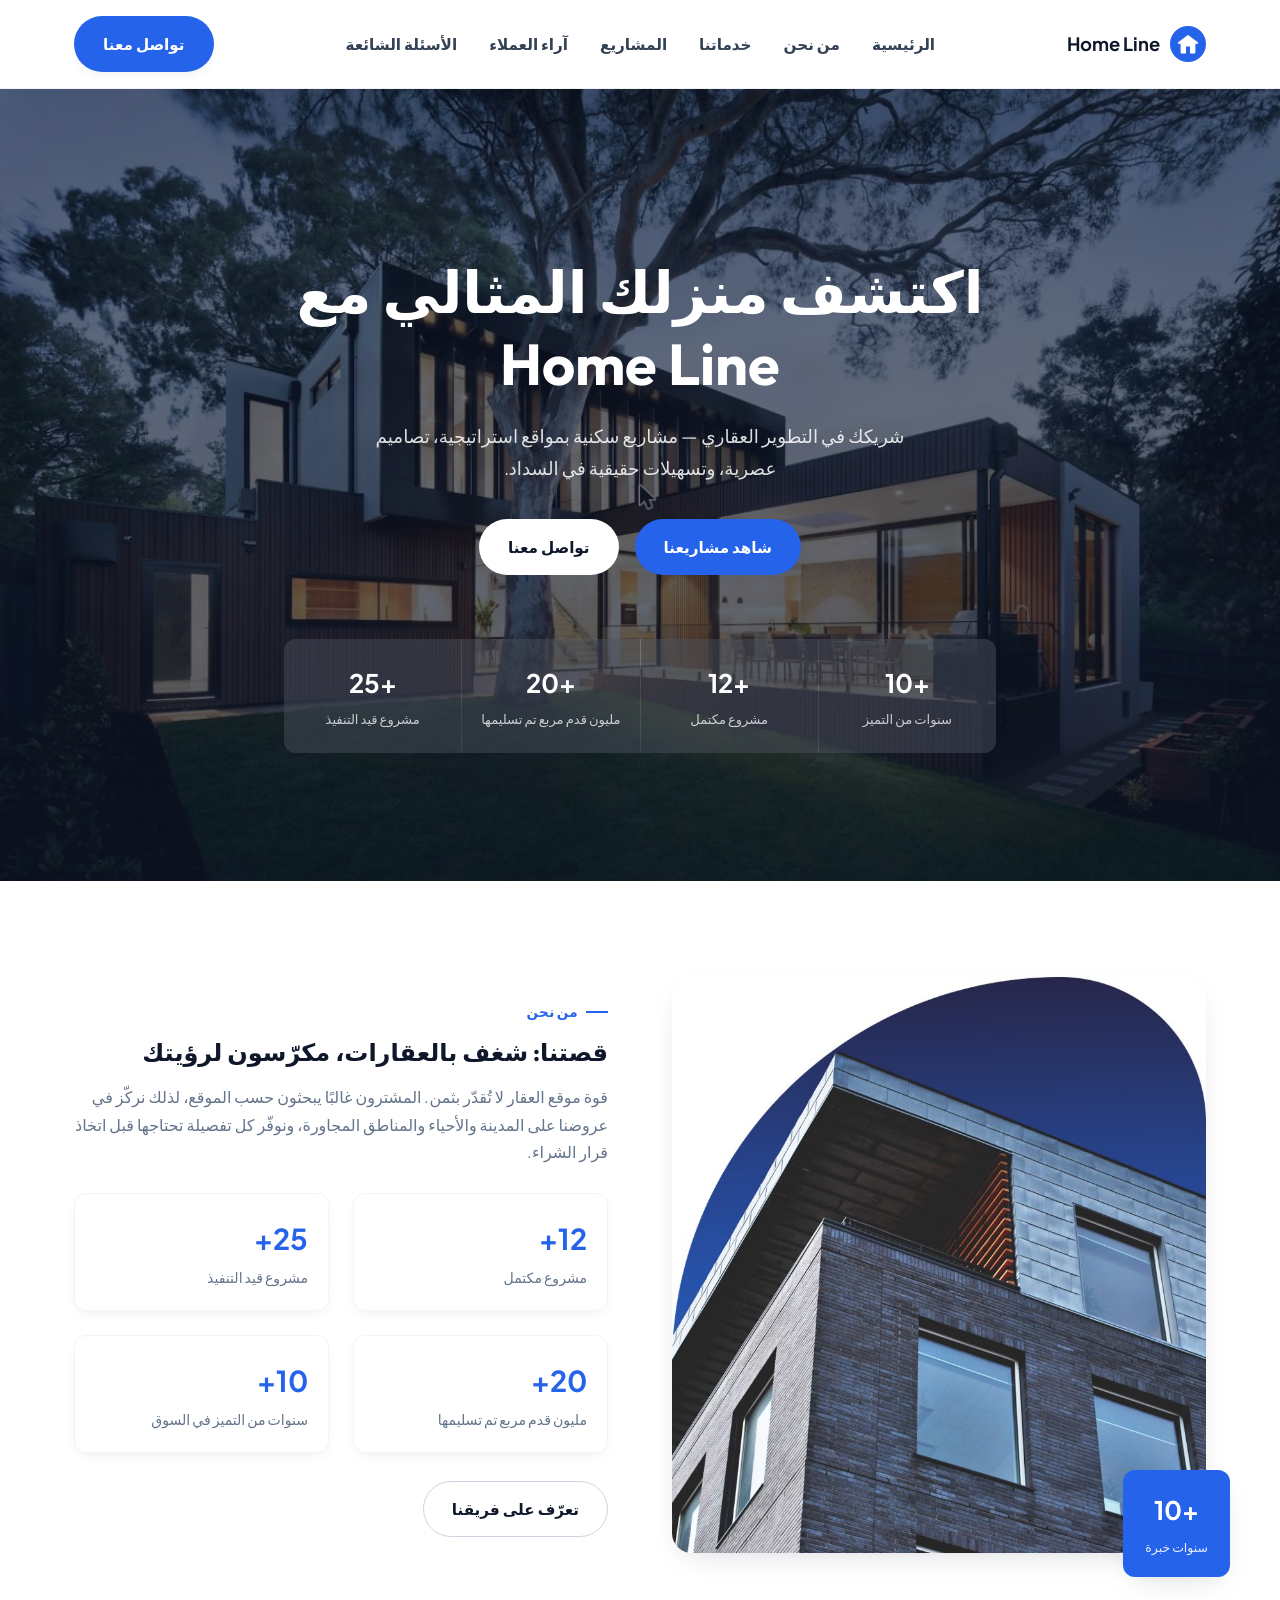
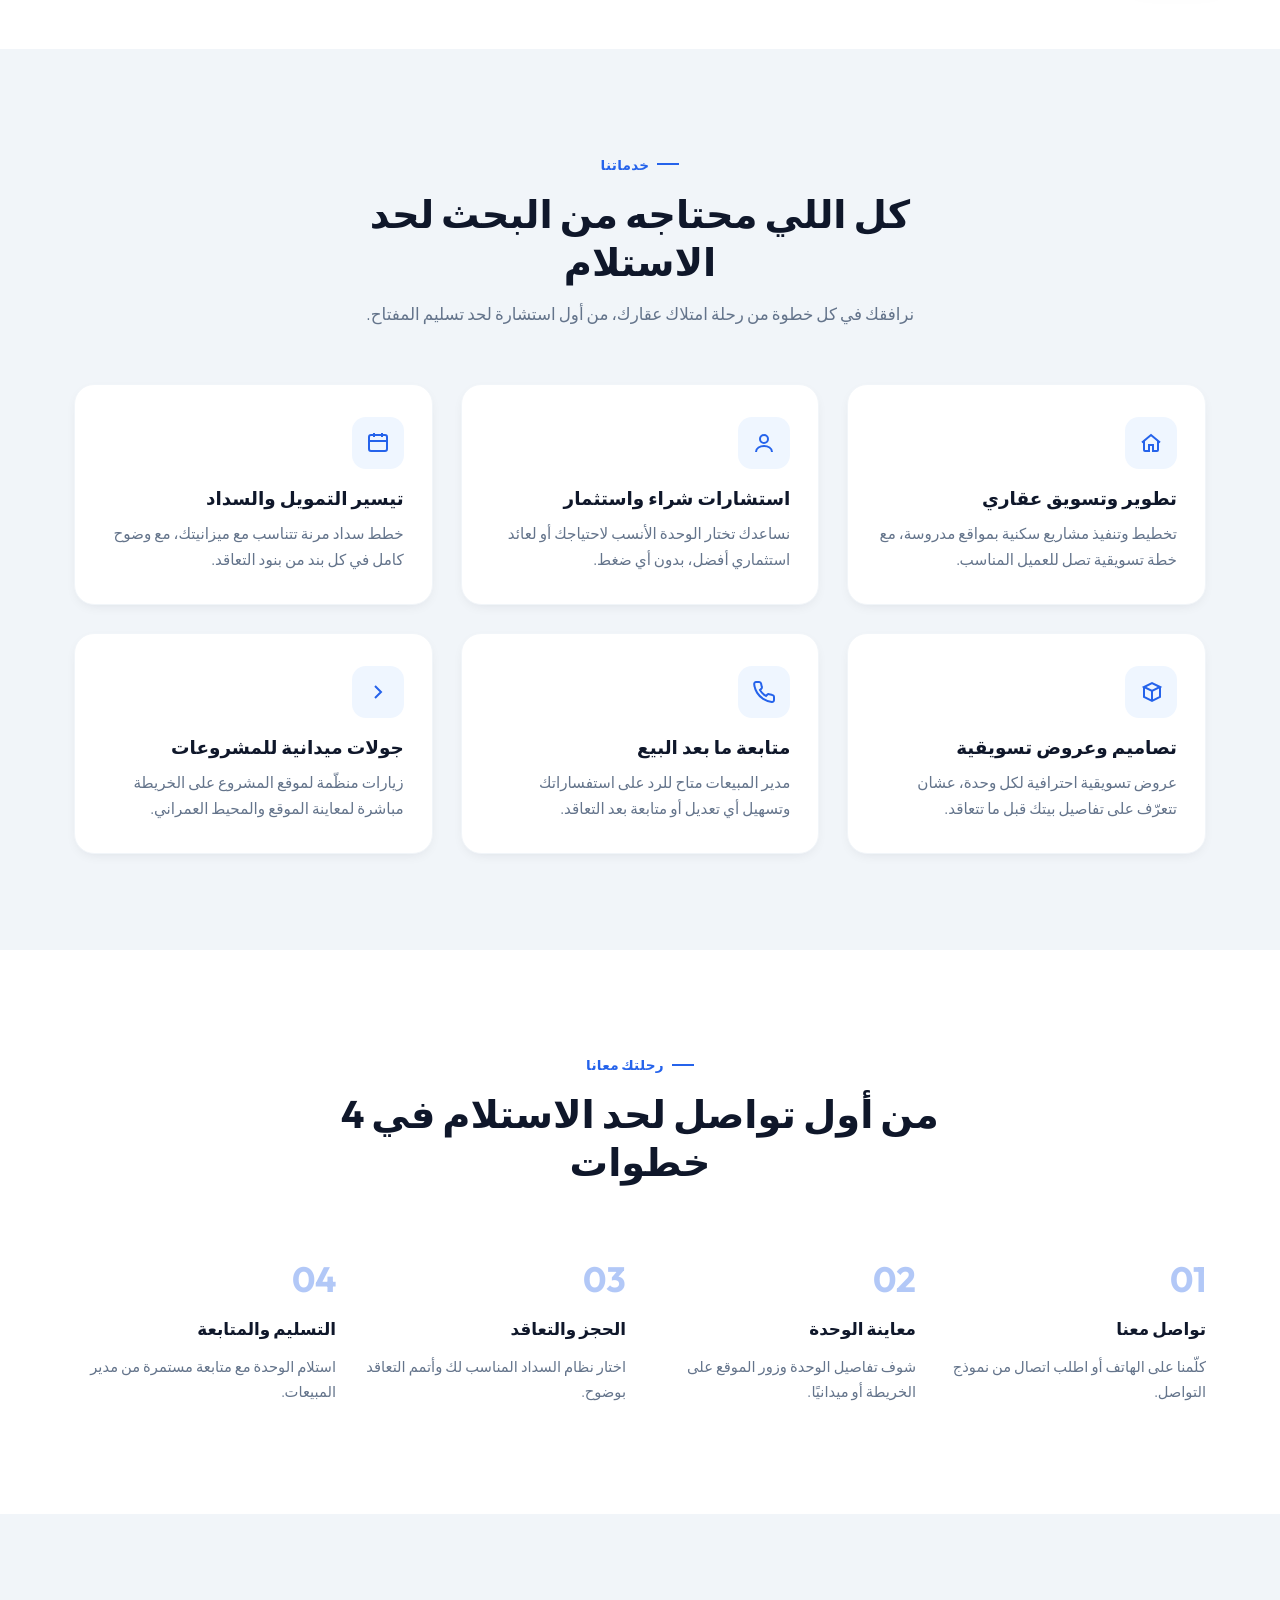
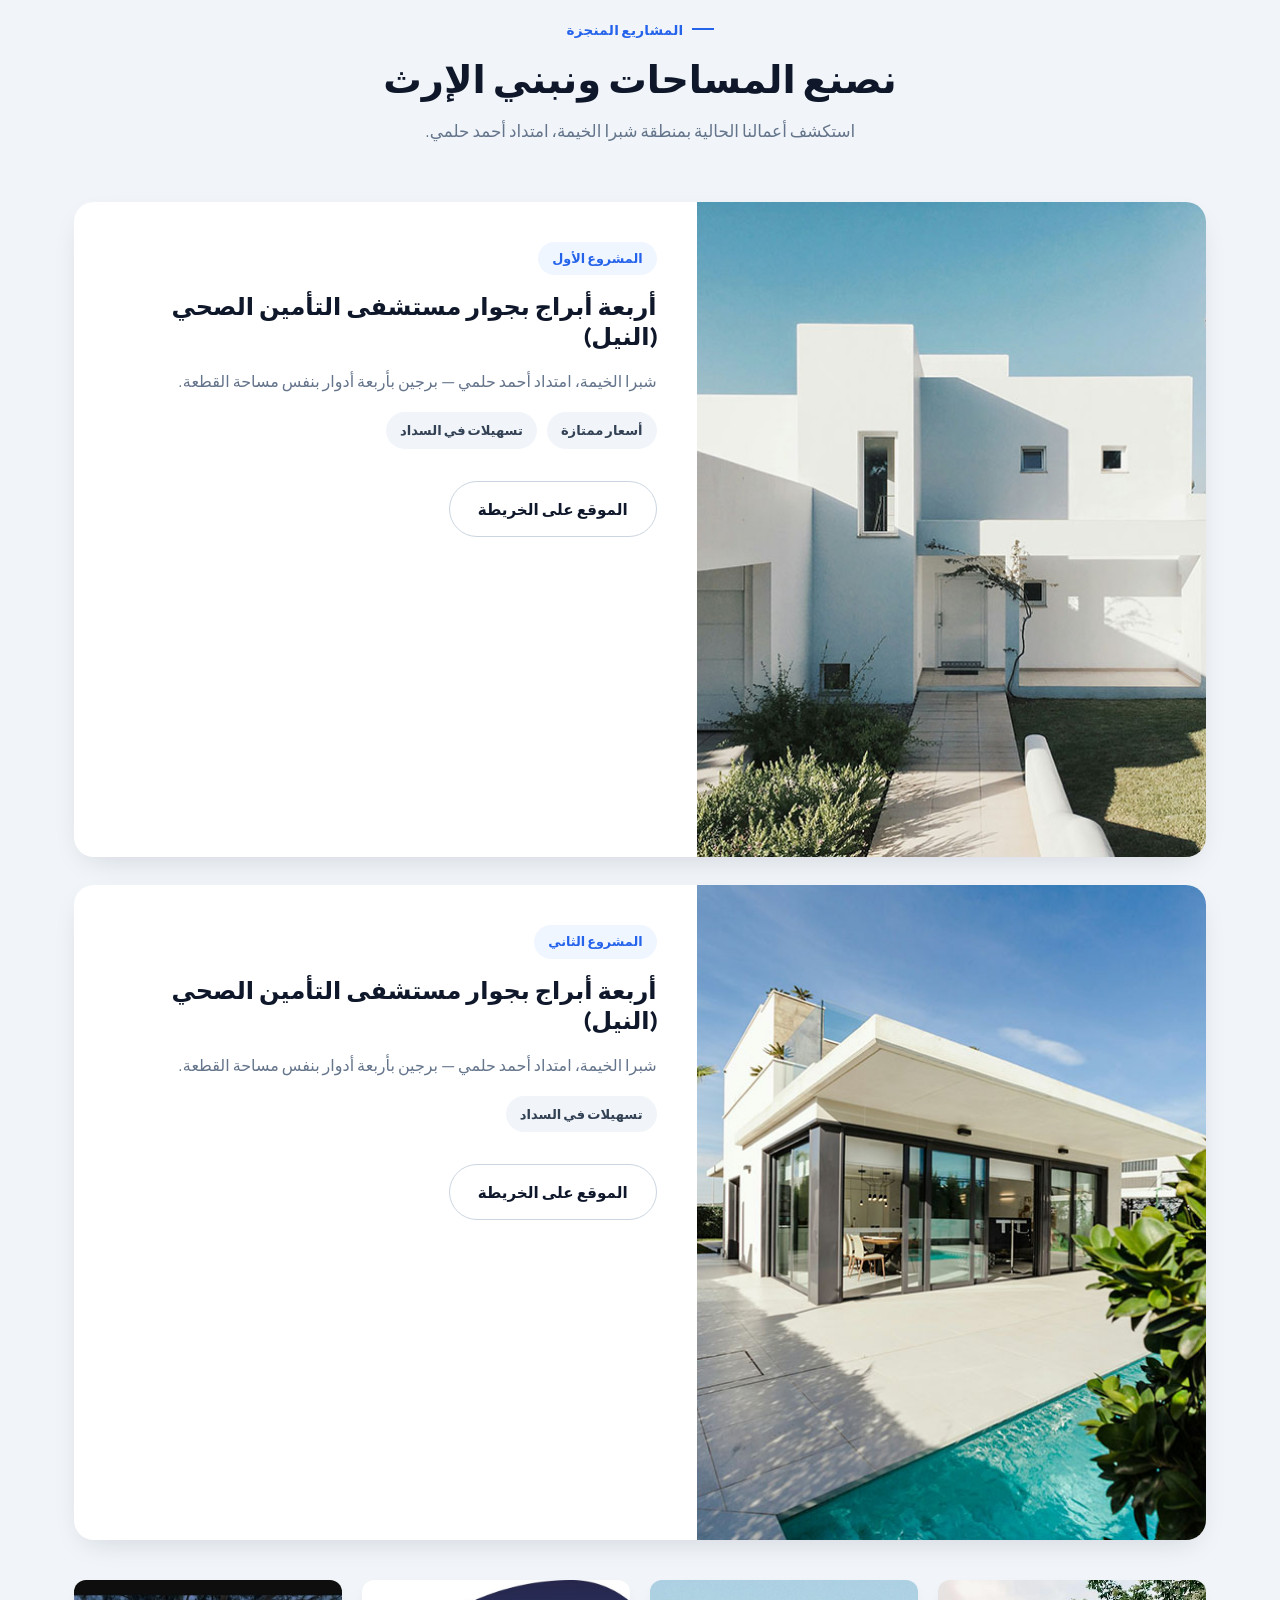
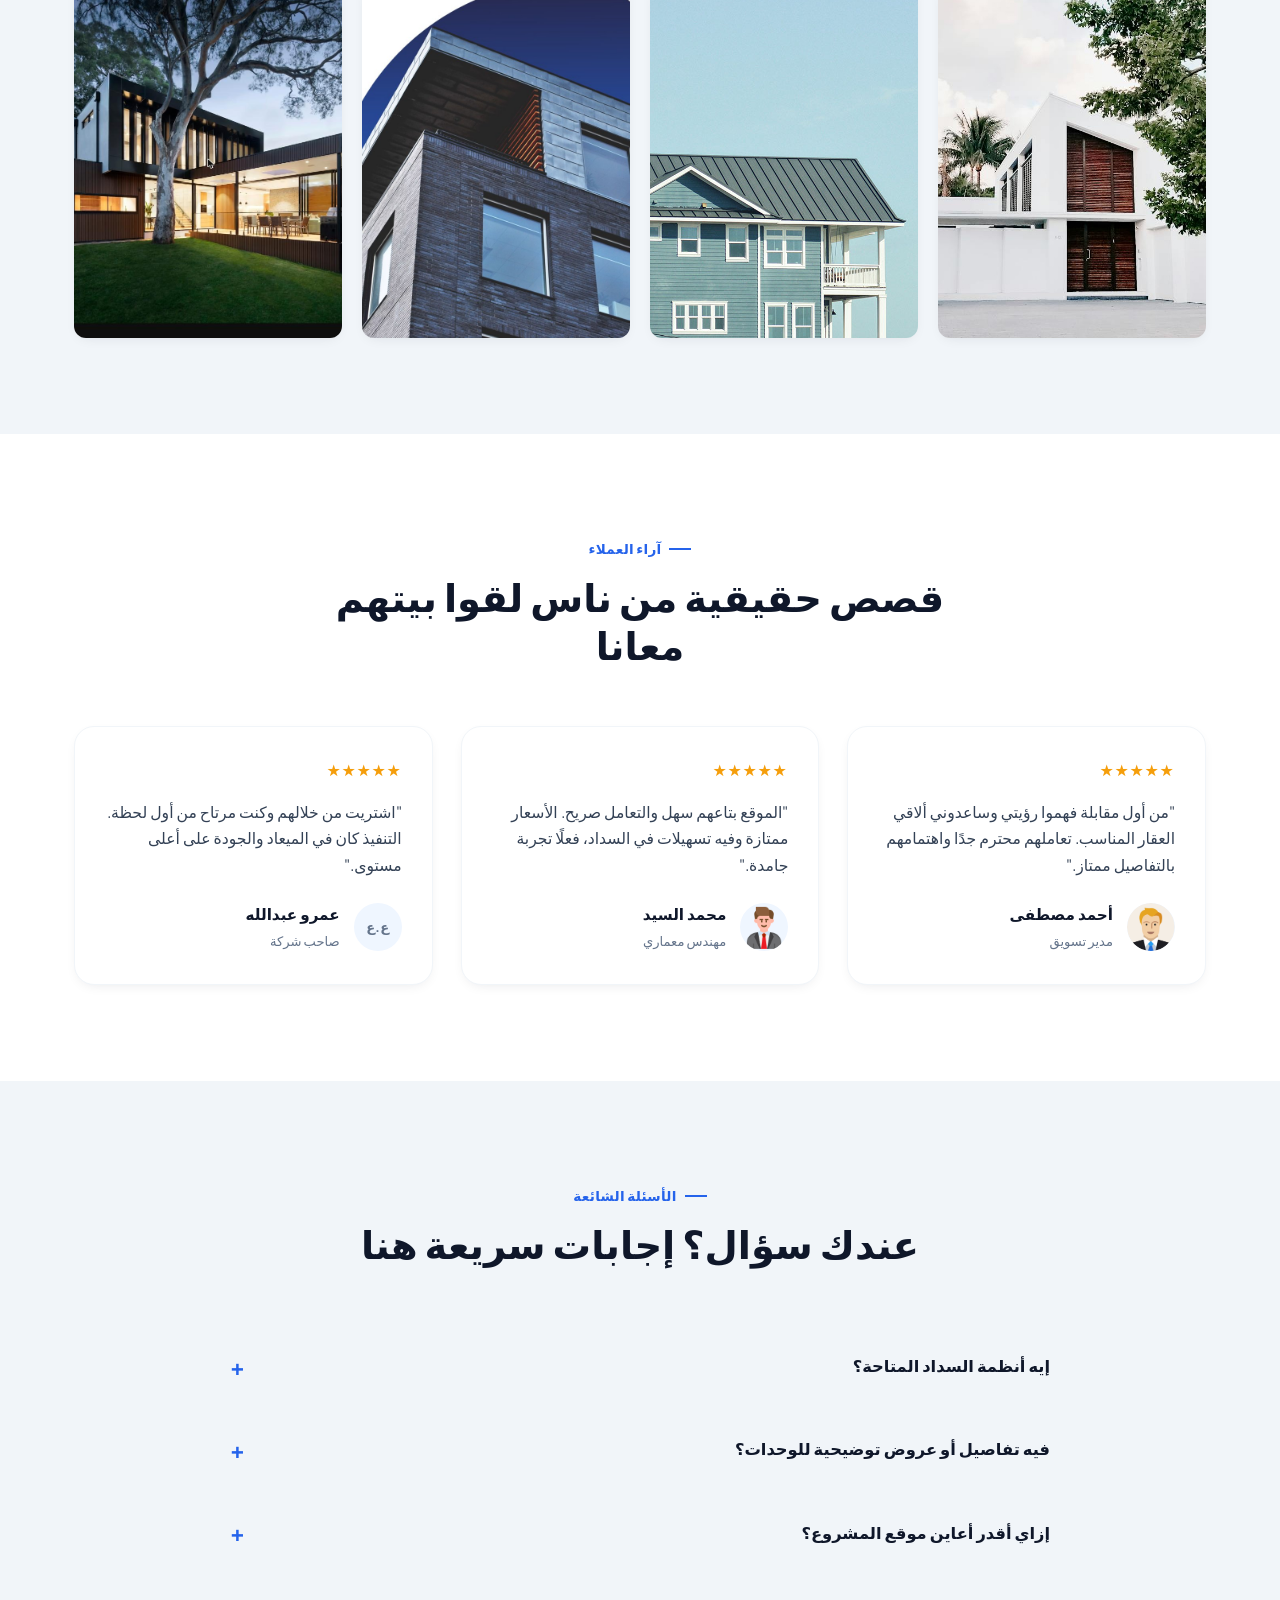
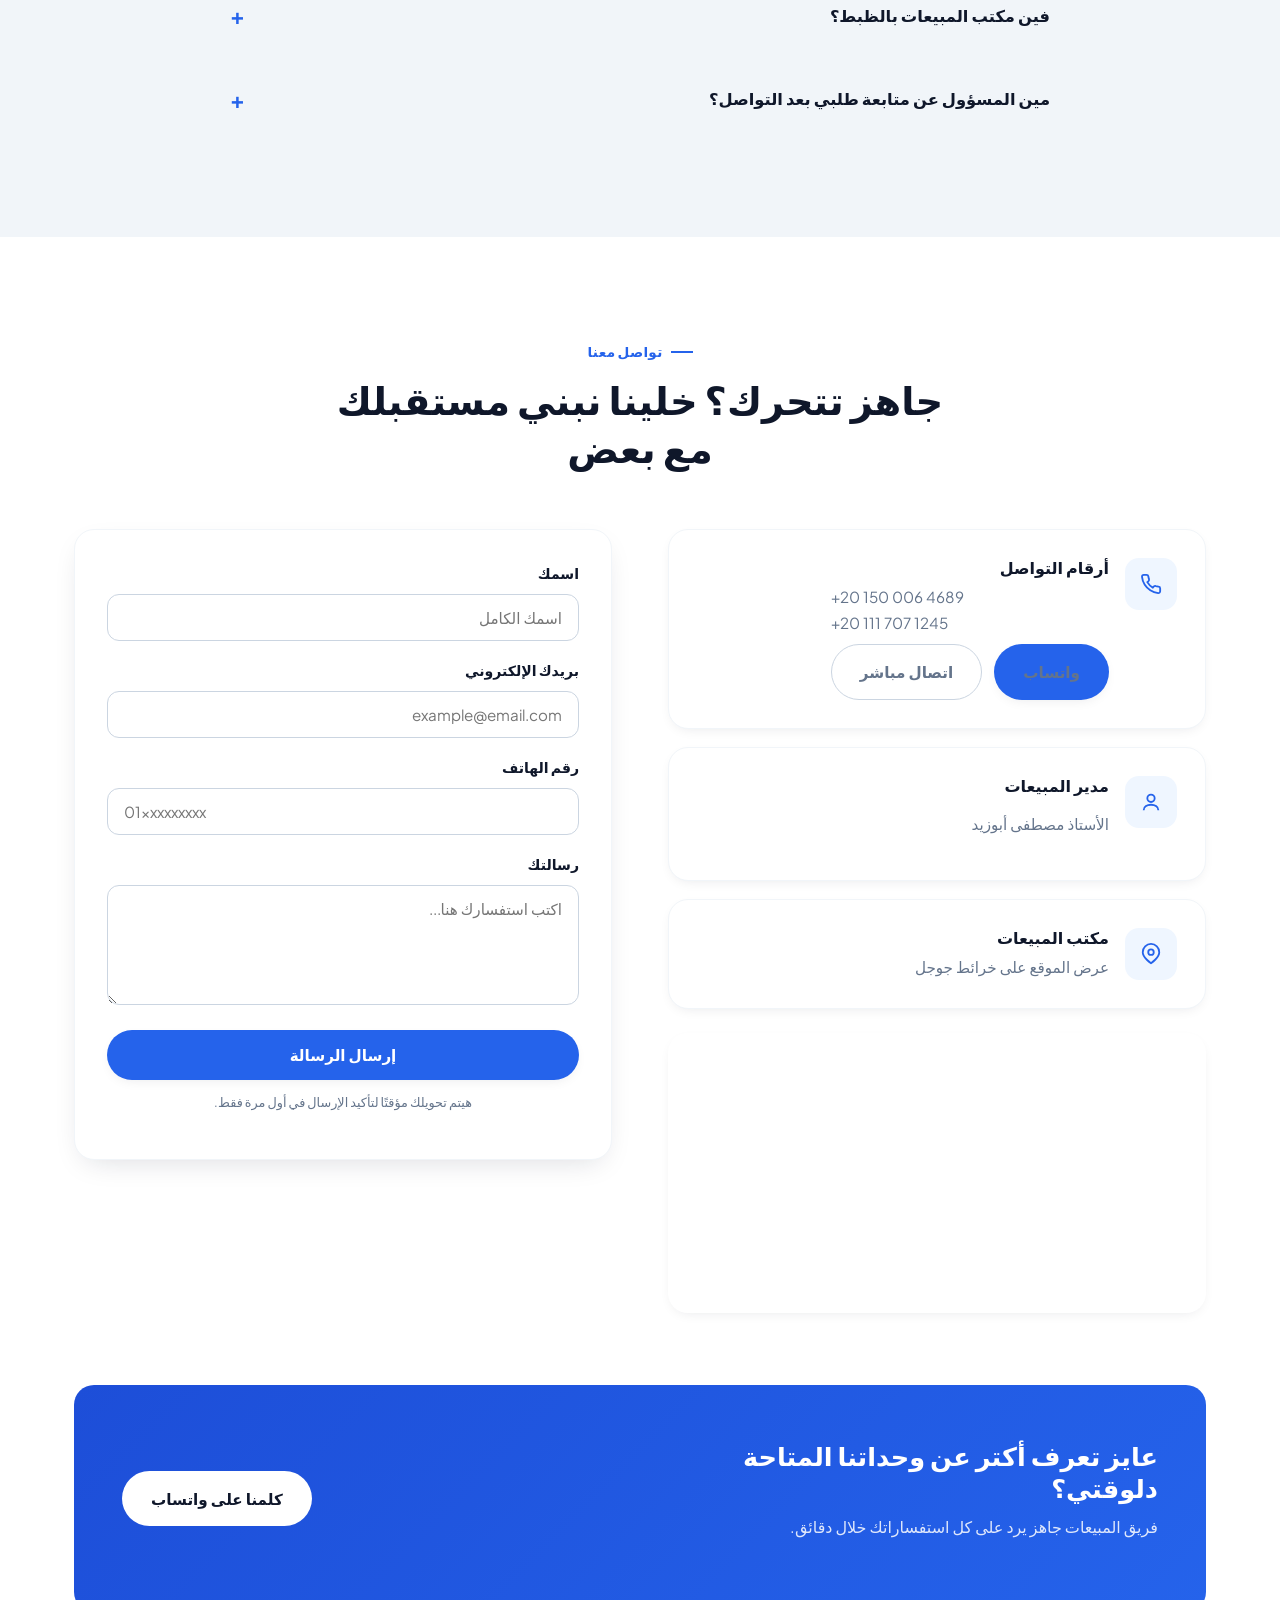
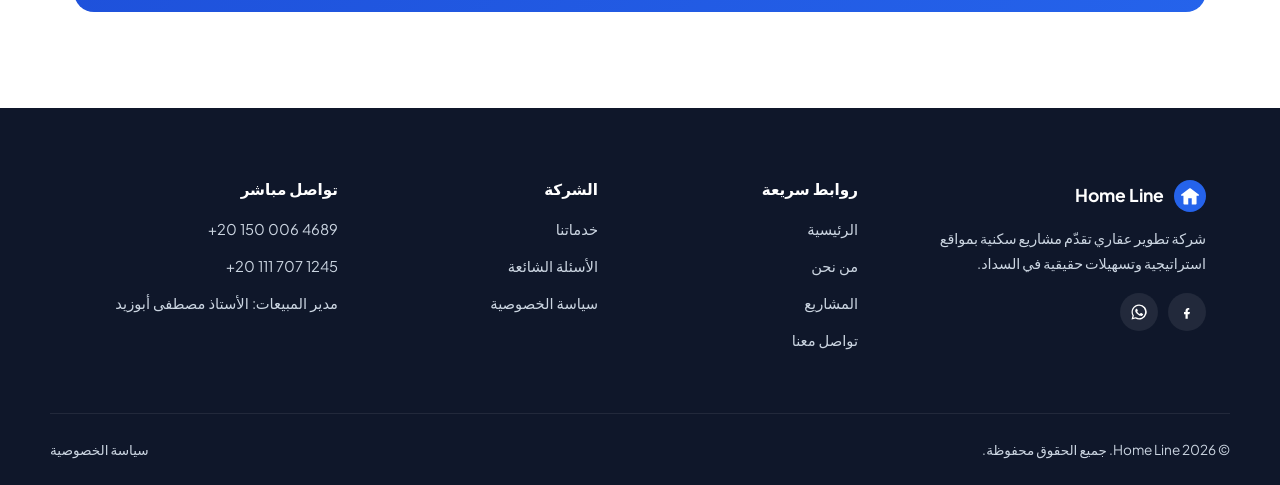
<file: index.html>
<!doctype html>
<html lang="ar" dir="rtl">
<head>
<meta charset="UTF-8" />
<meta name="viewport" content="width=device-width, initial-scale=1.0" />
<title>Home Line | هوم لاين للتطوير العقاري</title>
<meta name="description" content="Home Line شركة تطوير عقاري تقدم وحدات سكنية متميزة بمواقع استراتيجية وتسهيلات حقيقية في السداد. تواصل معنا اليوم لاكتشاف منزلك المثالي." />
<meta property="og:title" content="Home Line للتطوير العقاري" />
<meta property="og:description" content="اكتشف منزلك المثالي مع Home Line — مشاريع سكنية بمواقع مميزة وتسهيلات سداد." />
<meta property="og:type" content="website" />
<meta property="og:image" content="assets/hero.jpg" />
<link rel="icon" type="image/svg+xml" href="assets/favicon.svg" />
<link rel="preconnect" href="https://fonts.googleapis.com">
<link rel="preconnect" href="https://fonts.gstatic.com" crossorigin>
<link href="https://fonts.googleapis.com/css2?family=Outfit:wght@400;500;600;700&family=Plus+Jakarta+Sans:wght@400;500;600;700;800&display=swap" rel="stylesheet">
<link rel="stylesheet" href="styles.css" />
</head>
<body>

<header class="site-header">
  <nav class="nav container">
    <a href="#top" class="brand"><img src="assets/favicon.svg" alt="شعار Home Line" />Home Line</a>
    <ul class="nav-links">
      <li><a href="#top">الرئيسية</a></li>
      <li><a href="#about">من نحن</a></li>
      <li><a href="#services">خدماتنا</a></li>
      <li><a href="#projects">المشاريع</a></li>
      <li><a href="#testimonials">آراء العملاء</a></li>
      <li><a href="#faq">الأسئلة الشائعة</a></li>
    </ul>
    <div class="nav-actions">
      <a href="#contact" class="btn btn-primary">تواصل معنا</a>
      <button class="nav-toggle" id="navToggle" aria-label="القائمة"><span></span><span></span><span></span></button>
    </div>
  </nav>
  <div class="mobile-menu" id="mobileMenu">
    <a href="#top">الرئيسية</a>
    <a href="#about">من نحن</a>
    <a href="#services">خدماتنا</a>
    <a href="#projects">المشاريع</a>
    <a href="#testimonials">آراء العملاء</a>
    <a href="#faq">الأسئلة الشائعة</a>
    <a href="#contact">تواصل معنا</a>
  </div>
</header>

<section class="hero" id="top">
  <div class="hero-inner">
    <h1>اكتشف منزلك المثالي مع Home Line</h1>
    <p>شريكك في التطوير العقاري — مشاريع سكنية بمواقع استراتيجية، تصاميم عصرية، وتسهيلات حقيقية في السداد.</p>
    <div class="hero-actions">
      <a href="#projects" class="btn btn-primary">شاهد مشاريعنا</a>
      <a href="#contact" class="btn btn-white">تواصل معنا</a>
    </div>
    <div class="hero-stats">
      <div><strong>+10</strong><span>سنوات من التميز</span></div>
      <div><strong>+12</strong><span>مشروع مكتمل</span></div>
      <div><strong>+20</strong><span>مليون قدم مربع تم تسليمها</span></div>
      <div><strong>+25</strong><span>مشروع قيد التنفيذ</span></div>
    </div>
  </div>
</section>

<section class="section" id="about">
  <div class="container about-grid">
    <div class="about-media">
      <img src="assets/about.jpg" alt="أحد مباني Home Line" />
      <div class="about-badge"><strong>+10</strong><span>سنوات خبرة</span></div>
    </div>
    <div>
      <div class="eyebrow">من نحن</div>
      <h2>قصتنا: شغف بالعقارات، مكرّسون لرؤيتك</h2>
      <p style="margin-top:16px;color:var(--ink-500)">قوة موقع العقار لا تُقدّر بثمن. المشترون غالبًا يبحثون حسب الموقع، لذلك نركّز في عروضنا على المدينة والأحياء والمناطق المجاورة، ونوفّر كل تفصيلة تحتاجها قبل اتخاذ قرار الشراء.</p>
      <div class="stat-grid">
        <div class="stat-card"><strong>12+</strong><span>مشروع مكتمل</span></div>
        <div class="stat-card"><strong>25+</strong><span>مشروع قيد التنفيذ</span></div>
        <div class="stat-card"><strong>20+</strong><span>مليون قدم مربع تم تسليمها</span></div>
        <div class="stat-card"><strong>10+</strong><span>سنوات من التميز في السوق</span></div>
      </div>
      <a href="#contact" class="btn btn-outline">تعرّف على فريقنا</a>
    </div>
  </div>
</section>

<section class="section section-alt" id="services">
  <div class="container">
    <div class="section-head center">
      <div class="eyebrow" style="justify-content:center">خدماتنا</div>
      <h2>كل اللي محتاجه من البحث لحد الاستلام</h2>
      <p>نرافقك في كل خطوة من رحلة امتلاك عقارك، من أول استشارة لحد تسليم المفتاح.</p>
    </div>
    <div class="card-grid">
      <div class="service-card">
        <div class="icon-circle"><svg width="24" height="24" viewBox="0 0 24 24" fill="none" stroke="currentColor" stroke-width="2"><path d="M3 11.5 12 4l9 7.5"/><path d="M5 10v9a1 1 0 0 0 1 1h4v-6h4v6h4a1 1 0 0 0 1-1v-9"/></svg></div>
        <h3>تطوير وتسويق عقاري</h3>
        <p>تخطيط وتنفيذ مشاريع سكنية بمواقع مدروسة، مع خطة تسويقية تصل للعميل المناسب.</p>
      </div>
      <div class="service-card">
        <div class="icon-circle"><svg width="24" height="24" viewBox="0 0 24 24" fill="none" stroke="currentColor" stroke-width="2"><circle cx="12" cy="8" r="4"/><path d="M4 21c0-4 4-6 8-6s8 2 8 6"/></svg></div>
        <h3>استشارات شراء واستثمار</h3>
        <p>نساعدك تختار الوحدة الأنسب لاحتياجك أو لعائد استثماري أفضل، بدون أي ضغط.</p>
      </div>
      <div class="service-card">
        <div class="icon-circle"><svg width="24" height="24" viewBox="0 0 24 24" fill="none" stroke="currentColor" stroke-width="2"><rect x="3" y="4" width="18" height="16" rx="2"/><path d="M8 2v4M16 2v4M3 10h18"/></svg></div>
        <h3>تيسير التمويل والسداد</h3>
        <p>خطط سداد مرنة تتناسب مع ميزانيتك، مع وضوح كامل في كل بند من بنود التعاقد.</p>
      </div>
      <div class="service-card">
        <div class="icon-circle"><svg width="24" height="24" viewBox="0 0 24 24" fill="none" stroke="currentColor" stroke-width="2"><path d="M21 7 13 3 5 7l8 4 8-4Z"/><path d="M5 7v10l8 4 8-4V7"/><path d="M13 11v10"/></svg></div>
        <h3>تصاميم وعروض تسويقية</h3>
        <p>عروض تسويقية احترافية لكل وحدة، عشان تتعرّف على تفاصيل بيتك قبل ما تتعاقد.</p>
      </div>
      <div class="service-card">
        <div class="icon-circle"><svg width="24" height="24" viewBox="0 0 24 24" fill="none" stroke="currentColor" stroke-width="2"><path d="M22 16.9v3a2 2 0 0 1-2.2 2 19.8 19.8 0 0 1-8.6-3 19.5 19.5 0 0 1-6-6 19.8 19.8 0 0 1-3-8.7A2 2 0 0 1 4.1 2h3a2 2 0 0 1 2 1.7c.1 1 .4 2 .7 3a2 2 0 0 1-.5 2.1L8 10a16 16 0 0 0 6 6l1.2-1.3a2 2 0 0 1 2.1-.5c1 .3 2 .5 3 .7a2 2 0 0 1 1.7 2Z"/></svg></div>
        <h3>متابعة ما بعد البيع</h3>
        <p>مدير المبيعات متاح للرد على استفساراتك وتسهيل أي تعديل أو متابعة بعد التعاقد.</p>
      </div>
      <div class="service-card">
        <div class="icon-circle"><svg width="24" height="24" viewBox="0 0 24 24" fill="none" stroke="currentColor" stroke-width="2"><path d="m9 18 6-6-6-6"/></svg></div>
        <h3>جولات ميدانية للمشروعات</h3>
        <p>زيارات منظّمة لموقع المشروع على الخريطة مباشرة لمعاينة الموقع والمحيط العمراني.</p>
      </div>
    </div>
  </div>
</section>

<section class="section">
  <div class="container">
    <div class="section-head center">
      <div class="eyebrow" style="justify-content:center">رحلتك معانا</div>
      <h2>من أول تواصل لحد الاستلام في 4 خطوات</h2>
    </div>
    <div class="process-grid">
      <div class="process-step"><h3>تواصل معنا</h3><p>كلّمنا على الهاتف أو اطلب اتصال من نموذج التواصل.</p></div>
      <div class="process-step"><h3>معاينة الوحدة</h3><p>شوف تفاصيل الوحدة وزور الموقع على الخريطة أو ميدانيًا.</p></div>
      <div class="process-step"><h3>الحجز والتعاقد</h3><p>اختار نظام السداد المناسب لك وأتمم التعاقد بوضوح.</p></div>
      <div class="process-step"><h3>التسليم والمتابعة</h3><p>استلام الوحدة مع متابعة مستمرة من مدير المبيعات.</p></div>
    </div>
  </div>
</section>

<section class="section section-alt" id="projects">
  <div class="container">
    <div class="section-head center">
      <div class="eyebrow" style="justify-content:center">المشاريع المنجزة</div>
      <h2>نصنع المساحات ونبني الإرث</h2>
      <p>استكشف أعمالنا الحالية بمنطقة شبرا الخيمة، امتداد أحمد حلمي.</p>
    </div>

    <div class="project-feature">
      <img src="assets/project-1.jpg" alt="المشروع الأول - Home Line" />
      <div class="project-info">
        <span class="project-tag">المشروع الأول</span>
        <h3>أربعة أبراج بجوار مستشفى التأمين الصحي (النيل)</h3>
        <p>شبرا الخيمة، امتداد أحمد حلمي — برجين بأربعة أدوار بنفس مساحة القطعة.</p>
        <div class="project-badges">
          <span>أسعار ممتازة</span>
          <span>تسهيلات في السداد</span>
        </div>
        <a href="https://maps.app.goo.gl/p7uKnNNpdhV3RLKm6" target="_blank" rel="noopener" class="btn btn-outline">الموقع على الخريطة</a>
      </div>
    </div>

    <div class="project-feature">
      <img src="assets/project-2.jpg" alt="المشروع الثاني - Home Line" />
      <div class="project-info">
        <span class="project-tag">المشروع الثاني</span>
        <h3>أربعة أبراج بجوار مستشفى التأمين الصحي (النيل)</h3>
        <p>شبرا الخيمة، امتداد أحمد حلمي — برجين بأربعة أدوار بنفس مساحة القطعة.</p>
        <div class="project-badges">
          <span>تسهيلات في السداد</span>
        </div>
        <a href="https://maps.app.goo.gl/KWW1v3XTCN36397B8" target="_blank" rel="noopener" class="btn btn-outline">الموقع على الخريطة</a>
      </div>
    </div>

    <div class="gallery-grid">
      <figure><img src="assets/project-3.jpg" alt="لمحة من تصاميمنا" /></figure>
      <figure><img src="assets/project-4.jpg" alt="لمحة من تصاميمنا" /></figure>
      <figure><img src="assets/about.jpg" alt="لمحة من تصاميمنا" /></figure>
      <figure><img src="assets/hero.jpg" alt="لمحة من تصاميمنا" /></figure>
    </div>
  </div>
</section>

<section class="section" id="testimonials">
  <div class="container">
    <div class="section-head center">
      <div class="eyebrow" style="justify-content:center">آراء العملاء</div>
      <h2>قصص حقيقية من ناس لقوا بيتهم معانا</h2>
    </div>
    <div class="testi-grid">
      <div class="testi-card">
        <div class="testi-stars">★★★★★</div>
        <p>"من أول مقابلة فهموا رؤيتي وساعدوني ألاقي العقار المناسب. تعاملهم محترم جدًا واهتمامهم بالتفاصيل ممتاز."</p>
        <div class="testi-person">
          <img src="assets/avatar-1.png" alt="أحمد مصطفى" />
          <div><strong>أحمد مصطفى</strong><span>مدير تسويق</span></div>
        </div>
      </div>
      <div class="testi-card">
        <div class="testi-stars">★★★★★</div>
        <p>"الموقع بتاعهم سهل والتعامل صريح. الأسعار ممتازة وفيه تسهيلات في السداد، فعلًا تجربة جامدة."</p>
        <div class="testi-person">
          <img src="assets/avatar-2.png" alt="محمد السيد" />
          <div><strong>محمد السيد</strong><span>مهندس معماري</span></div>
        </div>
      </div>
      <div class="testi-card">
        <div class="testi-stars">★★★★★</div>
        <p>"اشتريت من خلالهم وكنت مرتاح من أول لحظة. التنفيذ كان في الميعاد والجودة على أعلى مستوى."</p>
        <div class="testi-person">
          <span class="avatar-fallback">ع.ع</span>
          <div><strong>عمرو عبدالله</strong><span>صاحب شركة</span></div>
        </div>
      </div>
    </div>
  </div>
</section>

<section class="section section-alt" id="faq">
  <div class="container">
    <div class="section-head center">
      <div class="eyebrow" style="justify-content:center">الأسئلة الشائعة</div>
      <h2>عندك سؤال؟ إجابات سريعة هنا</h2>
    </div>
    <div class="faq-list">
      <details class="faq-item">
        <summary class="faq-q">إيه أنظمة السداد المتاحة؟<span class="plus">+</span></summary>
        <p class="faq-a">بنوفر تسهيلات في السداد تختلف نسبتها ومدتها حسب المشروع والوحدة. تواصل مع مدير المبيعات لمعرفة التفاصيل الدقيقة لمشروعك المفضّل.</p>
      </details>
      <details class="faq-item">
        <summary class="faq-q">فيه تفاصيل أو عروض توضيحية للوحدات؟<span class="plus">+</span></summary>
        <p class="faq-a">نعم، كل وحدة في مشاريعنا الحالية متوفر لها تفاصيل وعروض توضّح التصميم الداخلي والخارجي قبل الحجز.</p>
      </details>
      <details class="faq-item">
        <summary class="faq-q">إزاي أقدر أعاين موقع المشروع؟<span class="plus">+</span></summary>
        <p class="faq-a">تقدر تفتح رابط الموقع على الخريطة المرفق مع كل مشروع، أو تحدد ميعاد زيارة ميدانية من خلال مكتب المبيعات.</p>
      </details>
      <details class="faq-item">
        <summary class="faq-q">فين مكتب المبيعات بالظبط؟<span class="plus">+</span></summary>
        <p class="faq-a">موقع مكتب المبيعات متاح على الخريطة في قسم "تواصل معنا" بالأسفل، وتقدر كمان تتصل بنا مباشرة لتحديد ميعاد.</p>
      </details>
      <details class="faq-item">
        <summary class="faq-q">مين المسؤول عن متابعة طلبي بعد التواصل؟<span class="plus">+</span></summary>
        <p class="faq-a">الأستاذ مصطفى أبوزيد، مدير المبيعات، هيكون على تواصل مباشر معاك من أول استفسار لحد التسليم.</p>
      </details>
    </div>
  </div>
</section>

<section class="section" id="contact">
  <div class="container">
    <div class="section-head center">
      <div class="eyebrow" style="justify-content:center">تواصل معنا</div>
      <h2>جاهز تتحرك؟ خلينا نبني مستقبلك مع بعض</h2>
    </div>
    <div class="contact-grid">
      <div>
        <div class="contact-card">
          <div class="icon-circle"><svg width="22" height="22" viewBox="0 0 24 24" fill="none" stroke="currentColor" stroke-width="2"><path d="M22 16.9v3a2 2 0 0 1-2.2 2 19.8 19.8 0 0 1-8.6-3 19.5 19.5 0 0 1-6-6 19.8 19.8 0 0 1-3-8.7A2 2 0 0 1 4.1 2h3a2 2 0 0 1 2 1.7c.1 1 .4 2 .7 3a2 2 0 0 1-.5 2.1L8 10a16 16 0 0 0 6 6l1.2-1.3a2 2 0 0 1 2.1-.5c1 .3 2 .5 3 .7a2 2 0 0 1 1.7 2Z"/></svg></div>
          <div>
            <h4>أرقام التواصل</h4>
            <a href="tel:+201500064689" dir="ltr">+20 150 006 4689</a>
            <a href="tel:+201117071245" dir="ltr">+20 111 707 1245</a>
            <div class="contact-cta">
              <a class="btn btn-primary" href="https://wa.me/201500064689" target="_blank" rel="noopener">واتساب</a>
              <a class="btn btn-outline" href="tel:+201500064689">اتصال مباشر</a>
            </div>
          </div>
        </div>
        <div class="contact-card">
          <div class="icon-circle"><svg width="22" height="22" viewBox="0 0 24 24" fill="none" stroke="currentColor" stroke-width="2"><circle cx="12" cy="8" r="4"/><path d="M4 21c0-4 4-6 8-6s8 2 8 6"/></svg></div>
          <div>
            <h4>مدير المبيعات</h4>
            <p>الأستاذ مصطفى أبوزيد</p>
          </div>
        </div>
        <div class="contact-card">
          <div class="icon-circle"><svg width="22" height="22" viewBox="0 0 24 24" fill="none" stroke="currentColor" stroke-width="2"><path d="M21 10c0 6-9 12-9 12s-9-6-9-12a9 9 0 0 1 18 0Z"/><circle cx="12" cy="10" r="3"/></svg></div>
          <div>
            <h4>مكتب المبيعات</h4>
            <a href="https://maps.app.goo.gl/fG697gmcEWiPAL4h6" target="_blank" rel="noopener">عرض الموقع على خرائط جوجل</a>
          </div>
        </div>
        <div class="map-embed">
          <iframe src="https://maps.google.com/maps?q=%D9%85%D9%83%D8%AA%D8%A8%20%D9%85%D8%A8%D9%8A%D8%B9%D8%A7%D8%AA%20Home%20Line%2C%20%D8%B4%D8%A8%D8%B1%D8%A7%20%D8%A7%D9%84%D8%AE%D9%8A%D9%85%D8%A9&t=&z=14&ie=UTF8&iwloc=&output=embed" loading="lazy" referrerpolicy="no-referrer-when-downgrade" title="موقع مكتب المبيعات"></iframe>
        </div>
      </div>

      <form class="contact-form" id="contactForm" action="https://formsubmit.co/sammialdin@gmail.com" method="POST">
        <input type="hidden" name="_subject" value="رسالة جديدة من موقع Home Line" />
        <input type="hidden" name="_captcha" value="false" />
        <div class="form-field">
          <label for="name">اسمك</label>
          <input id="name" name="name" type="text" placeholder="اسمك الكامل" required />
        </div>
        <div class="form-field">
          <label for="email">بريدك الإلكتروني</label>
          <input id="email" name="email" type="email" placeholder="example@email.com" required />
        </div>
        <div class="form-field">
          <label for="phone">رقم الهاتف</label>
          <input id="phone" name="phone" type="tel" placeholder="01xxxxxxxxx" />
        </div>
        <div class="form-field">
          <label for="message">رسالتك</label>
          <textarea id="message" name="message" placeholder="اكتب استفسارك هنا..." required></textarea>
        </div>
        <button type="submit" class="btn btn-primary btn-block">إرسال الرسالة</button>
        <p style="font-size:.8rem;color:var(--ink-500);margin-top:12px;text-align:center">هيتم تحويلك مؤقتًا لتأكيد الإرسال في أول مرة فقط.</p>
      </form>
    </div>

    <div class="cta-banner" style="margin-top:72px">
      <div>
        <h3>عايز تعرف أكتر عن وحداتنا المتاحة دلوقتي؟</h3>
        <p>فريق المبيعات جاهز يرد على كل استفساراتك خلال دقائق.</p>
      </div>
      <a href="https://wa.me/201500064689" target="_blank" rel="noopener" class="btn btn-white">كلمنا على واتساب</a>
    </div>
  </div>
</section>
<footer class="site-footer">
  <div class="container footer-grid">
    <div>
      <div class="footer-brand"><img src="assets/favicon.svg" alt="شعار Home Line" />Home Line</div>
      <p style="font-size:.9rem;max-width:280px">شركة تطوير عقاري تقدّم مشاريع سكنية بمواقع استراتيجية وتسهيلات حقيقية في السداد.</p>
      <div class="footer-social" aria-label="تابعنا">
        <a href="https://www.facebook.com/profile.php?id=61594947758000" target="_blank" rel="noopener" aria-label="فيسبوك"><svg width="18" height="18" viewBox="0 0 24 24" fill="currentColor"><path d="M13.5 9H15V6.5h-1.5C11.6 6.5 10 8.1 10 10.2V12H8v3h2v6h3v-6h2.2l.8-3H13v-1.3c0-.5.4-.7.5-.7Z"/></svg></a>
        <a href="https://wa.me/201500064689" target="_blank" rel="noopener" aria-label="واتساب"><svg width="18" height="18" viewBox="0 0 24 24" fill="currentColor"><path d="M12 2a10 10 0 0 0-8.6 15L2 22l5.2-1.4A10 10 0 1 0 12 2Zm0 18.2a8.2 8.2 0 0 1-4.2-1.1l-.3-.2-3.1.8.8-3-.2-.3A8.2 8.2 0 1 1 12 20.2Zm4.5-6.1c-.2-.1-1.5-.7-1.7-.8-.2-.1-.4-.1-.6.1-.2.2-.7.8-.8 1-.1.2-.3.2-.5.1-.2-.1-1-.4-1.9-1.2-.7-.6-1.2-1.4-1.3-1.6-.1-.2 0-.4.1-.5l.4-.5c.1-.1.2-.3.2-.4.1-.2 0-.3 0-.4l-.7-1.7c-.2-.4-.4-.4-.6-.4h-.5c-.2 0-.5.1-.7.3-.2.2-.9.9-.9 2.1 0 1.2.9 2.4 1 2.6.1.2 1.8 2.8 4.4 3.8.6.3 1.1.4 1.5.5.6.2 1.2.2 1.6.1.5-.1 1.5-.6 1.7-1.2.2-.6.2-1.1.1-1.2-.1-.1-.2-.2-.4-.3Z"/></svg></a>
      </div>
    </div>
    <div>
      <h4>روابط سريعة</h4>
      <ul>
        <li><a href="#top">الرئيسية</a></li>
        <li><a href="#about">من نحن</a></li>
        <li><a href="#projects">المشاريع</a></li>
        <li><a href="#contact">تواصل معنا</a></li>
      </ul>
    </div>
    <div>
      <h4>الشركة</h4>
      <ul>
        <li><a href="#services">خدماتنا</a></li>
        <li><a href="#faq">الأسئلة الشائعة</a></li>
        <li><a href="privacy.html">سياسة الخصوصية</a></li>
      </ul>
    </div>
    <div>
      <h4>تواصل مباشر</h4>
      <ul>
        <li><a href="tel:+201500064689" dir="ltr">+20 150 006 4689</a></li>
        <li><a href="tel:+201117071245" dir="ltr">+20 111 707 1245</a></li>
        <li>مدير المبيعات: الأستاذ مصطفى أبوزيد</li>
      </ul>
    </div>
  </div>
  <div class="container footer-bottom">
    <span>© <span id="year"></span> Home Line. جميع الحقوق محفوظة.</span>
    <a href="privacy.html">سياسة الخصوصية</a>
  </div>
</footer>

<script src="script.js"></script>
</body>
</html>
</file>
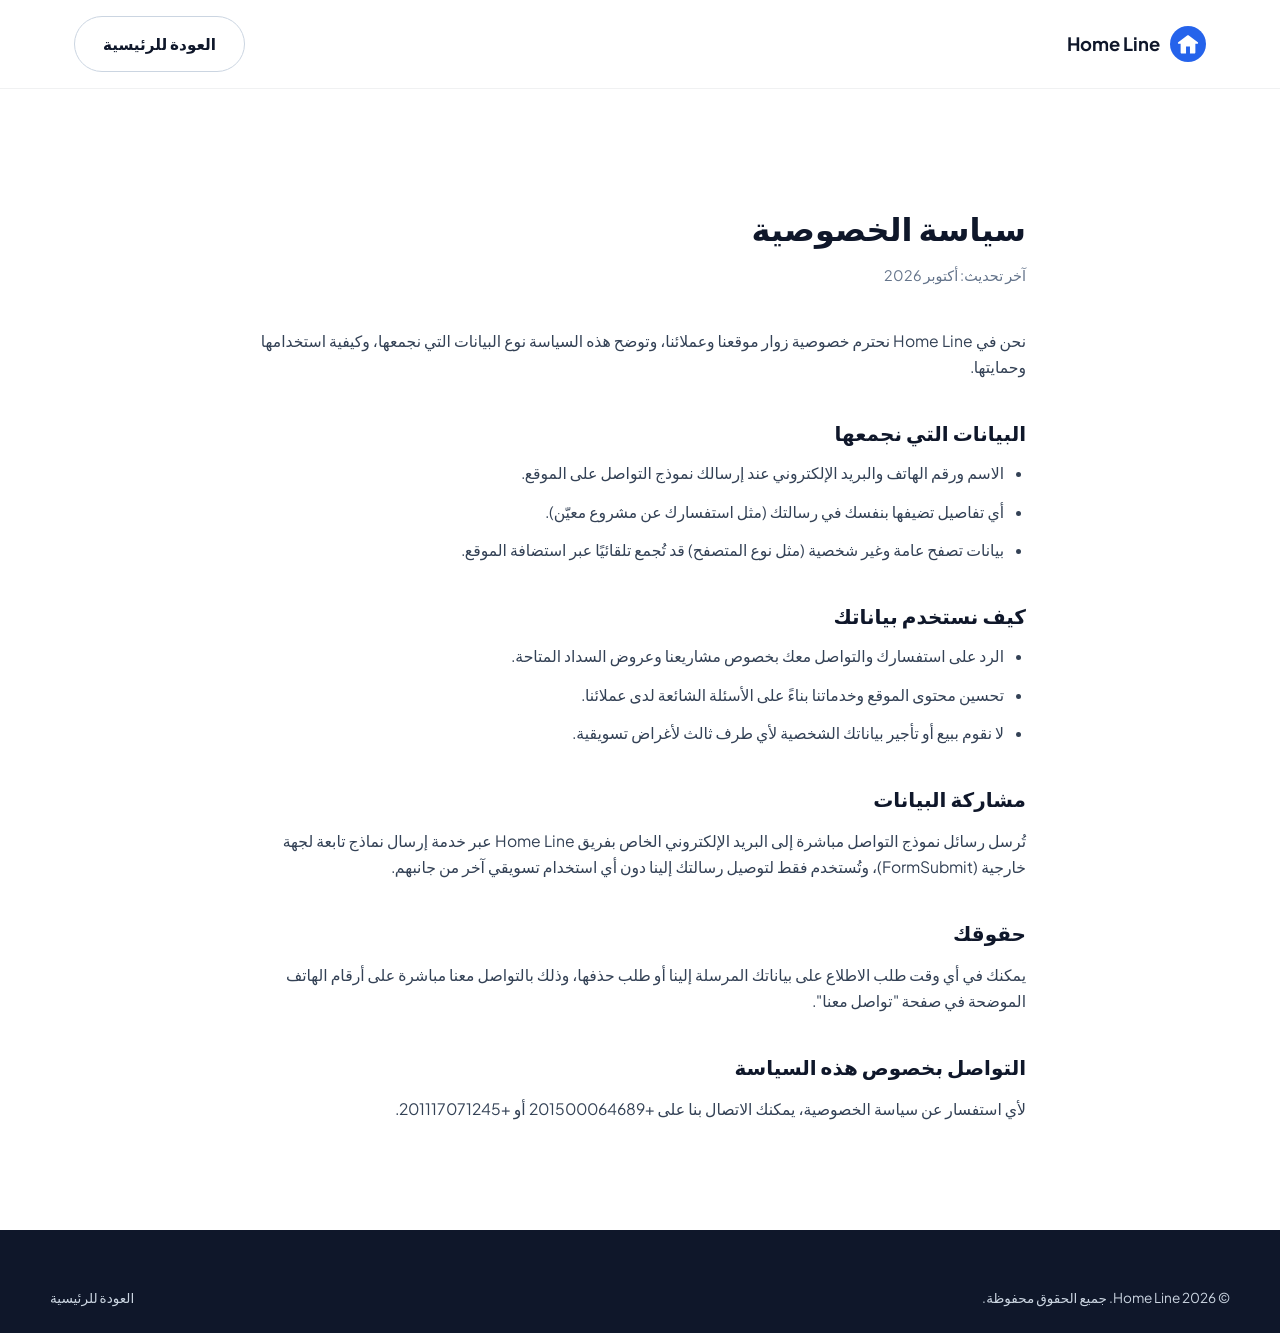
<file: privacy.html>
<!doctype html>
<html lang="ar" dir="rtl">
<head>
<meta charset="UTF-8" />
<meta name="viewport" content="width=device-width, initial-scale=1.0" />
<title>سياسة الخصوصية | Home Line</title>
<link rel="icon" type="image/svg+xml" href="assets/favicon.svg" />
<link rel="preconnect" href="https://fonts.googleapis.com">
<link rel="preconnect" href="https://fonts.gstatic.com" crossorigin>
<link href="https://fonts.googleapis.com/css2?family=Outfit:wght@400;500;600;700&family=Plus+Jakarta+Sans:wght@400;500;600;700;800&display=swap" rel="stylesheet">
<link rel="stylesheet" href="styles.css" />
<style>
  .policy{max-width:820px;margin:0 auto;padding:120px 24px 96px}
  .policy h1{font-size:2rem;margin-bottom:8px}
  .policy .updated{color:var(--ink-500);font-size:.9rem;margin-bottom:40px}
  .policy h2{font-size:1.25rem;margin-top:40px;margin-bottom:14px}
  .policy p,.policy li{color:var(--ink-700);font-size:.98rem;margin-bottom:12px}
  .policy ul{padding-inline-start:22px;list-style:disc}
</style>
</head>
<body>
<header class="site-header">
  <nav class="nav container">
    <a href="index.html" class="brand"><img src="assets/favicon.svg" alt="شعار Home Line" />Home Line</a>
    <a href="index.html" class="btn btn-outline">العودة للرئيسية</a>
  </nav>
</header>

<main class="policy">
  <h1>سياسة الخصوصية</h1>
  <p class="updated">آخر تحديث: أكتوبر 2026</p>

  <p>نحن في Home Line نحترم خصوصية زوار موقعنا وعملائنا، وتوضح هذه السياسة نوع البيانات التي نجمعها، وكيفية استخدامها وحمايتها.</p>

  <h2>البيانات التي نجمعها</h2>
  <ul>
    <li>الاسم ورقم الهاتف والبريد الإلكتروني عند إرسالك نموذج التواصل على الموقع.</li>
    <li>أي تفاصيل تضيفها بنفسك في رسالتك (مثل استفسارك عن مشروع معيّن).</li>
    <li>بيانات تصفح عامة وغير شخصية (مثل نوع المتصفح) قد تُجمع تلقائيًا عبر استضافة الموقع.</li>
  </ul>

  <h2>كيف نستخدم بياناتك</h2>
  <ul>
    <li>الرد على استفسارك والتواصل معك بخصوص مشاريعنا وعروض السداد المتاحة.</li>
    <li>تحسين محتوى الموقع وخدماتنا بناءً على الأسئلة الشائعة لدى عملائنا.</li>
    <li>لا نقوم ببيع أو تأجير بياناتك الشخصية لأي طرف ثالث لأغراض تسويقية.</li>
  </ul>

  <h2>مشاركة البيانات</h2>
  <p>تُرسل رسائل نموذج التواصل مباشرة إلى البريد الإلكتروني الخاص بفريق Home Line عبر خدمة إرسال نماذج تابعة لجهة خارجية (FormSubmit)، وتُستخدم فقط لتوصيل رسالتك إلينا دون أي استخدام تسويقي آخر من جانبهم.</p>

  <h2>حقوقك</h2>
  <p>يمكنك في أي وقت طلب الاطلاع على بياناتك المرسلة إلينا أو طلب حذفها، وذلك بالتواصل معنا مباشرة على أرقام الهاتف الموضحة في صفحة "تواصل معنا".</p>

  <h2>التواصل بخصوص هذه السياسة</h2>
  <p>لأي استفسار عن سياسة الخصوصية، يمكنك الاتصال بنا على +201500064689 أو +201117071245.</p>
</main>

<footer class="site-footer" style="padding-top:32px">
  <div class="container footer-bottom">
    <span>© <span id="year"></span> Home Line. جميع الحقوق محفوظة.</span>
    <a href="index.html">العودة للرئيسية</a>
  </div>
</footer>
<script>document.getElementById('year').textContent = new Date().getFullYear();</script>
</body>
</html>
</file>
<file: styles.css>
/* Home Line — company site styles */
:root{
  --blue-600:#2563eb;
  --blue-700:#1d4ed8;
  --blue-50:#eff6ff;
  --ink-900:#0f172a;
  --ink-700:#334155;
  --ink-500:#64748b;
  --ink-300:#cbd5e1;
  --ink-100:#f1f5f9;
  --white:#ffffff;
  --radius-lg:1.25rem;
  --radius-md:.75rem;
  --shadow-md:0 10px 30px -12px rgba(15,23,42,.18);
  --shadow-sm:0 4px 14px -6px rgba(15,23,42,.12);
  --max:1180px;
}
*,*::before,*::after{box-sizing:border-box}
html{scroll-behavior:smooth}
body{
  margin:0;
  font-family:"Plus Jakarta Sans","Outfit",system-ui,sans-serif;
  color:var(--ink-700);
  background:var(--white);
  line-height:1.7;
  -webkit-font-smoothing:antialiased;
}
h1,h2,h3,h4{
  font-family:"Outfit","Plus Jakarta Sans",system-ui,sans-serif;
  color:var(--ink-900);
  margin:0;
  line-height:1.25;
}
img{max-width:100%;display:block}
a{color:inherit;text-decoration:none}
ul{margin:0;padding:0;list-style:none}
button{font-family:inherit;cursor:pointer}
.container{max-width:var(--max);margin:0 auto;padding:0 24px}
.section{padding:96px 0}
.section-alt{background:var(--ink-100)}
.eyebrow{
  display:inline-flex;align-items:center;gap:8px;
  color:var(--blue-600);font-weight:700;font-size:.85rem;
  letter-spacing:.02em;margin-bottom:14px;
}
.eyebrow::before{content:"";width:22px;height:2px;background:var(--blue-600);display:inline-block}
.section-head{max-width:620px;margin-bottom:56px}
.section-head.center{margin-inline:auto;text-align:center}
.section-head h2{font-size:clamp(1.8rem,3vw,2.5rem);font-weight:700}
.section-head p{margin-top:14px;color:var(--ink-500);font-size:1.05rem}

/* Buttons */
.btn{
  display:inline-flex;align-items:center;justify-content:center;gap:8px;
  padding:14px 28px;border-radius:999px;font-weight:600;font-size:.95rem;
  border:1px solid transparent;transition:transform .15s ease, box-shadow .15s ease, background .15s ease;
  white-space:nowrap;
}
.btn:active{transform:scale(.98)}
.btn-primary{background:var(--blue-600);color:#fff;box-shadow:var(--shadow-sm)}
.btn-primary:hover{background:var(--blue-700)}
.btn-outline{background:transparent;border-color:var(--ink-300);color:var(--ink-900)}
.btn-outline:hover{border-color:var(--ink-900)}
.btn-white{background:#fff;color:var(--ink-900)}
.btn-white:hover{background:var(--ink-100)}
.btn-block{width:100%}

/* Header */
.site-header{
  position:sticky;top:0;z-index:50;
  background:rgba(255,255,255,.85);backdrop-filter:blur(10px);
  border-bottom:1px solid rgba(15,23,42,.06);
}
.nav{display:flex;align-items:center;justify-content:space-between;padding:16px 24px}
.brand{display:flex;align-items:center;gap:10px;font-weight:700;font-size:1.15rem;color:var(--ink-900)}
.brand img{width:36px;height:36px}
.nav-links{display:flex;align-items:center;gap:32px}
.nav-links a{font-weight:600;font-size:.95rem;color:var(--ink-700)}
.nav-links a:hover{color:var(--blue-600)}
.nav-actions{display:flex;align-items:center;gap:14px}
.nav-toggle{display:none;background:none;border:none;padding:8px}
.nav-toggle span{display:block;width:24px;height:2px;background:var(--ink-900);margin:5px 0;border-radius:2px}

/* Hero */
.hero{
  position:relative;min-height:88vh;display:flex;align-items:center;
  background:linear-gradient(180deg,rgba(15,23,42,.55),rgba(15,23,42,.72)),url("assets/hero.jpg") center/cover no-repeat;
  color:#fff;text-align:center;
}
.hero-inner{max-width:760px;margin:0 auto;padding:120px 24px 80px}
.hero h1{font-size:clamp(2.2rem,5vw,3.6rem);font-weight:700;color:#fff}
.hero p{margin-top:20px;font-size:1.15rem;color:rgba(255,255,255,.85);max-width:560px;margin-inline:auto}
.hero-actions{display:flex;gap:16px;justify-content:center;margin-top:36px;flex-wrap:wrap}
.hero-stats{
  display:grid;grid-template-columns:repeat(4,1fr);gap:1px;
  background:rgba(255,255,255,.18);margin-top:64px;border-radius:var(--radius-md);overflow:hidden;
}
.hero-stats div{background:rgba(15,23,42,.35);padding:22px 10px;text-align:center}
.hero-stats strong{display:block;font-size:1.6rem;font-weight:700;color:#fff}
.hero-stats span{font-size:.82rem;color:rgba(255,255,255,.75)}

/* About */
.about-grid{display:grid;grid-template-columns:1fr 1fr;gap:64px;align-items:center}
.about-media{position:relative}
.about-media img{border-radius:var(--radius-lg);box-shadow:var(--shadow-md)}
.about-badge{
  position:absolute;bottom:-24px;inset-inline-start:-24px;background:var(--blue-600);color:#fff;
  padding:18px 22px;border-radius:var(--radius-md);box-shadow:var(--shadow-md);text-align:center;
}
.about-badge strong{display:block;font-size:1.6rem}
.about-badge span{font-size:.78rem;opacity:.9}
.stat-grid{display:grid;grid-template-columns:repeat(2,1fr);gap:24px;margin:28px 0}
.stat-card{background:#fff;border:1px solid var(--ink-100);border-radius:var(--radius-md);padding:20px;box-shadow:var(--shadow-sm)}
.stat-card strong{display:block;font-size:1.8rem;color:var(--blue-600);font-weight:700}
.stat-card span{font-size:.88rem;color:var(--ink-500)}

/* Services */
.card-grid{display:grid;grid-template-columns:repeat(3,1fr);gap:28px}
.service-card{
  background:#fff;border:1px solid var(--ink-100);border-radius:var(--radius-lg);
  padding:32px 28px;box-shadow:var(--shadow-sm);transition:transform .2s ease, box-shadow .2s ease;
}
.service-card:hover{transform:translateY(-4px);box-shadow:var(--shadow-md)}
.icon-circle{
  width:52px;height:52px;border-radius:14px;background:var(--blue-50);color:var(--blue-600);
  display:flex;align-items:center;justify-content:center;margin-bottom:18px;
}
.service-card h3{font-size:1.15rem;margin-bottom:10px}
.service-card p{font-size:.95rem;color:var(--ink-500);margin:0}

/* Process */
.process-grid{display:grid;grid-template-columns:repeat(4,1fr);gap:28px;counter-reset:step}
.process-step{position:relative;padding-top:8px}
.process-step::before{
  counter-increment:step;content:counter(step,decimal-leading-zero);
  font-family:"Outfit",sans-serif;font-size:2.2rem;font-weight:700;color:var(--blue-600);opacity:.35;
}
.process-step h3{margin-top:8px;font-size:1.05rem}
.process-step p{font-size:.92rem;color:var(--ink-500)}

/* Projects */
.project-feature{
  display:grid;grid-template-columns:.9fr 1.1fr;gap:0;border-radius:var(--radius-lg);overflow:hidden;
  box-shadow:var(--shadow-md);margin-bottom:28px;background:#fff;
}
.project-feature img{width:100%;height:100%;object-fit:cover;min-height:320px}
.project-info{padding:40px}
.project-tag{display:inline-block;background:var(--blue-50);color:var(--blue-600);font-weight:700;font-size:.8rem;padding:6px 14px;border-radius:999px;margin-bottom:16px}
.project-info h3{font-size:1.5rem;margin-bottom:12px}
.project-info p{color:var(--ink-500);margin-bottom:8px}
.project-badges{display:flex;gap:10px;flex-wrap:wrap;margin:18px 0}
.project-badges span{background:var(--ink-100);color:var(--ink-700);font-size:.82rem;font-weight:600;padding:7px 14px;border-radius:999px}
.project-info .btn{margin-top:14px}

.gallery-grid{display:grid;grid-template-columns:repeat(4,1fr);gap:20px;margin-top:40px}
.gallery-grid figure{margin:0;border-radius:var(--radius-md);overflow:hidden;box-shadow:var(--shadow-sm);aspect-ratio:3/4}
.gallery-grid img{width:100%;height:100%;object-fit:cover}

/* Testimonials */
.testi-grid{display:grid;grid-template-columns:repeat(3,1fr);gap:28px}
.testi-card{background:#fff;border:1px solid var(--ink-100);border-radius:var(--radius-lg);padding:30px;box-shadow:var(--shadow-sm)}
.testi-stars{color:#f59e0b;font-size:.95rem;margin-bottom:14px;letter-spacing:2px}
.testi-card p{color:var(--ink-700);margin-bottom:22px;font-size:.98rem}
.testi-person{display:flex;align-items:center;gap:14px}
.testi-person img,.avatar-fallback{width:48px;height:48px;border-radius:999px;object-fit:cover;background:var(--blue-50)}
.avatar-fallback{display:flex;align-items:center;justify-content:center;color:var(--blue-600);font-weight:700}
.testi-person strong{display:block;font-size:.95rem;color:var(--ink-900)}
.testi-person span{font-size:.82rem;color:var(--ink-500)}

/* FAQ */
.faq-list{max-width:820px;margin:0 auto}
.faq-item{border-bottom:1px solid var(--ink-100);padding:22px 0}
.faq-q{display:flex;align-items:center;justify-content:space-between;gap:16px;cursor:pointer;font-weight:700;color:var(--ink-900);font-size:1.02rem}
.faq-q .plus{font-size:1.4rem;color:var(--blue-600);transition:transform .2s ease;flex:none}
.faq-item[open] .plus{transform:rotate(45deg)}
.faq-a{color:var(--ink-500);margin-top:14px;font-size:.96rem}
summary{list-style:none}
summary::-webkit-details-marker{display:none}

/* Contact */
.contact-grid{display:grid;grid-template-columns:1fr 1fr;gap:56px;align-items:start}
.contact-card{background:#fff;border:1px solid var(--ink-100);border-radius:var(--radius-lg);padding:28px;box-shadow:var(--shadow-sm);display:flex;gap:16px;align-items:flex-start;margin-bottom:18px}
.contact-card .icon-circle{margin:0;flex:none}
.contact-card h4{font-size:1rem;margin-bottom:6px}
.contact-card p,.contact-card a{color:var(--ink-500);font-size:.95rem;display:block}
.contact-card a:hover{color:var(--blue-600)}
.contact-cta{display:flex;gap:12px;flex-wrap:wrap;margin-top:8px}
.form-field{margin-bottom:18px}
.form-field label{display:block;font-weight:600;font-size:.88rem;margin-bottom:8px;color:var(--ink-900)}
.form-field input,.form-field textarea{
  width:100%;border:1px solid var(--ink-300);border-radius:var(--radius-md);
  padding:13px 16px;font-family:inherit;font-size:.95rem;background:#fff;
}
.form-field textarea{min-height:120px;resize:vertical}
.form-field input:focus,.form-field textarea:focus{outline:2px solid var(--blue-600);outline-offset:1px}
.contact-form{background:#fff;border:1px solid var(--ink-100);border-radius:var(--radius-lg);padding:32px;box-shadow:var(--shadow-md)}
.map-embed{border-radius:var(--radius-lg);overflow:hidden;box-shadow:var(--shadow-sm);margin-top:24px}
.map-embed iframe{display:block;width:100%;height:280px;border:0}

/* CTA banner */
.cta-banner{
  background:linear-gradient(135deg,var(--blue-700),var(--blue-600));
  border-radius:var(--radius-lg);padding:56px 48px;color:#fff;
  display:flex;align-items:center;justify-content:space-between;gap:24px;flex-wrap:wrap;
}
.cta-banner h3{color:#fff;font-size:1.6rem;max-width:480px}
.cta-banner p{color:rgba(255,255,255,.85);margin-top:8px}

/* Footer */
.site-footer{background:var(--ink-900);color:var(--ink-300);padding-top:72px}
.footer-grid{display:grid;grid-template-columns:1.4fr 1fr 1fr 1.2fr;gap:40px;padding-bottom:48px;border-bottom:1px solid rgba(255,255,255,.08)}
.footer-brand{display:flex;align-items:center;gap:10px;font-weight:700;font-size:1.1rem;color:#fff;margin-bottom:14px}
.footer-brand img{width:32px;height:32px}
.footer-grid h4{color:#fff;font-size:.95rem;margin-bottom:18px}
.footer-grid li{margin-bottom:12px;font-size:.92rem}
.footer-grid a:hover{color:#fff}
.footer-social{display:flex;gap:10px;margin-top:18px}
.footer-social a{
  width:38px;height:38px;border-radius:999px;background:rgba(255,255,255,.08);
  display:flex;align-items:center;justify-content:center;color:#fff;
}
.footer-social a:hover{background:var(--blue-600)}
.footer-bottom{display:flex;justify-content:space-between;align-items:center;padding:24px 0;font-size:.85rem;flex-wrap:wrap;gap:10px}
.footer-bottom a:hover{color:#fff}

/* Mobile menu */
.mobile-menu{display:none;flex-direction:column;gap:4px;padding:12px 24px 20px;border-top:1px solid rgba(15,23,42,.06);background:#fff}
.mobile-menu a,.mobile-menu button{padding:12px 4px;font-weight:600;border:none;background:none;text-align:start;font-size:1rem}
.mobile-menu.open{display:flex}

@media (max-width:980px){
  .about-grid,.contact-grid{grid-template-columns:1fr}
  .card-grid{grid-template-columns:repeat(2,1fr)}
  .process-grid{grid-template-columns:repeat(2,1fr)}
  .testi-grid{grid-template-columns:1fr}
  .project-feature{grid-template-columns:1fr}
  .project-feature img{min-height:240px}
  .gallery-grid{grid-template-columns:repeat(2,1fr)}
  .footer-grid{grid-template-columns:1fr 1fr}
  .hero-stats{grid-template-columns:repeat(2,1fr)}
}
@media (max-width:720px){
  .nav-links{display:none}
  .nav-toggle{display:block}
  .section{padding:64px 0}
  .card-grid{grid-template-columns:1fr}
  .process-grid{grid-template-columns:1fr}
  .footer-grid{grid-template-columns:1fr}
  .cta-banner{flex-direction:column;text-align:center;justify-content:center}
}
</file>
